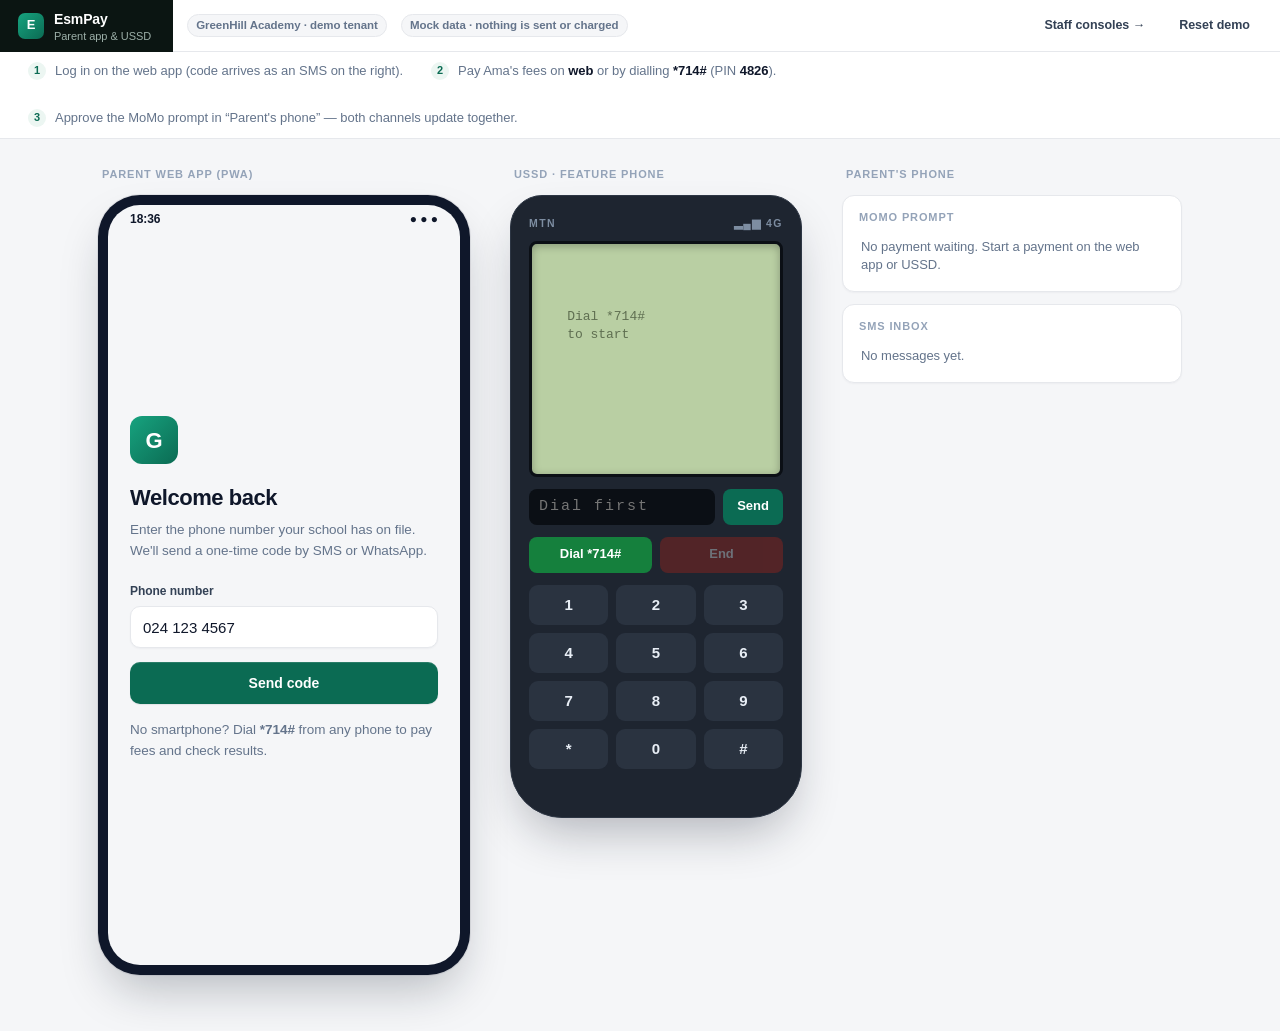
<file: prototype/index.html>
<!doctype html>
<html lang="en">
<head>
<meta charset="utf-8">
<meta name="viewport" content="width=device-width, initial-scale=1">
<title>EsmPay — Interactive Prototype</title>
<link rel="stylesheet" href="assets/ui.css">
<style>
/* Tokens, reset, top bar, chips, buttons, forms come from assets/ui.css (docs/17-design-system.md).
   Everything below is scoped to the demo stage or to a device frame. */
.top .brand{width:auto;padding:0 22px 0 18px}
.top{padding-right:20px}
.tips{background:var(--surface);border-bottom:1px solid var(--line);padding:10px 28px;font-size:13px;color:var(--muted);display:flex;gap:28px;flex-wrap:wrap}
.tips>span{display:flex;align-items:center;gap:9px}
.tips i{font-style:normal;width:18px;height:18px;border-radius:50%;background:var(--brand-50);color:var(--brand);display:grid;place-items:center;font-size:11px;font-weight:700;flex-shrink:0}
.tips b{color:var(--ink);font-weight:600}
.stage{display:flex;gap:40px;justify-content:center;align-items:flex-start;padding:28px 28px 56px;flex-wrap:wrap;max-width:none;flex:none}
.col>h2{font-size:11px;font-weight:650;text-transform:uppercase;letter-spacing:.08em;color:var(--faint);margin:0 0 12px 4px}

/* ---------- parent web app (phone frame) ---------- */
.phone{width:372px;height:780px;background:#0f172a;border-radius:42px;padding:10px;box-shadow:0 24px 48px -12px rgba(16,24,40,.28),0 0 0 1px rgba(16,24,40,.08)}
.screen{width:100%;height:100%;background:var(--bg);border-radius:32px;overflow:hidden;display:flex;flex-direction:column;position:relative}
.statusbar{height:30px;display:flex;justify-content:space-between;align-items:center;padding:0 22px;font-size:12px;font-weight:600;color:var(--ink)}
.appbar{padding:6px 16px 12px;display:flex;align-items:center;gap:10px}
.screen .logo{width:30px;height:30px;border-radius:8px;background:linear-gradient(135deg,#17a37f,#0b6b53);color:#fff;display:grid;place-items:center;font-weight:800;font-size:14px;flex-shrink:0}
.appbar .sch{flex:1;line-height:1.2}
.appbar .sch b{display:block;font-size:14px;font-weight:650;letter-spacing:-.01em}
.appbar .sch span{font-size:11.5px;color:var(--muted)}
.screen .avatar{width:30px;height:30px;margin:0;border-radius:50%;background:var(--ink);color:#fff;font-weight:650;font-size:11px}
.content{flex:1;overflow-y:auto;padding:2px 16px 16px;scrollbar-width:none}
.content::-webkit-scrollbar{display:none}
.nav{display:flex;border-top:1px solid var(--line);background:var(--surface);padding:6px 8px 14px}
.nav button{flex:1;display:flex;flex-direction:column;align-items:center;gap:3px;font-size:11px;font-weight:550;color:var(--faint);padding:6px 0;position:relative}
.nav button svg{width:21px;height:21px;stroke-width:1.75}
.nav button:hover{color:var(--muted)}
.nav button.on{color:var(--brand);font-weight:650}
.nav button.on::before{content:"";position:absolute;top:-7px;left:30%;right:30%;height:2px;border-radius:0 0 2px 2px;background:var(--brand)}
.kids{display:flex;gap:8px;margin:2px 0 14px}
.kid{padding:6px 14px;border-radius:99px;background:var(--surface);border:1px solid var(--line);font-size:13px;font-weight:600;color:var(--muted)}
.kid:hover{border-color:#d3d8df;color:var(--ink)}
.kid.on{background:var(--brand-50);color:var(--brand);border-color:var(--brand)}

.screen .card{padding:14px 16px;margin-bottom:12px}
.screen .card h3{font-size:13px;margin-bottom:10px}
.hello{font-size:20px;font-weight:650;letter-spacing:-.02em;line-height:1.2;margin:4px 2px 14px}
.hello small{display:block;font-size:13px;font-weight:450;color:var(--muted);margin-top:3px;letter-spacing:0}

/* fee summary */
.fee .row{display:flex;justify-content:space-between;align-items:flex-start;gap:8px}
.fee .nm{font-size:14px;font-weight:650;letter-spacing:-.01em}
.fee .meta{font-size:12px;color:var(--muted);margin-top:2px}
.fee .amt{font-size:30px;font-weight:650;letter-spacing:-.03em;line-height:1.1;margin:16px 0 3px}
.fee .lbl{font-size:12px;color:var(--muted)}
.fee .btn{margin-top:14px}
.bar{height:6px;background:var(--line-2);border-radius:99px;overflow:hidden;margin:14px 0 6px}
.bar>i{display:block;height:100%;background:var(--brand);border-radius:99px}
.bar.dark{margin:12px 0 4px}

.screen .btn{width:100%;height:42px;border-radius:10px;font-size:14px}
.grid2{display:grid;grid-template-columns:1fr 1fr;gap:10px;margin-bottom:12px}
.tile{background:var(--surface);border:1px solid var(--line);border-radius:12px;padding:12px 14px;text-align:left;box-shadow:var(--shadow)}
.tile:hover{border-color:#d3d8df}
.tile b{display:block;font-size:13px;font-weight:650;margin-top:10px}
.tile span{font-size:12px;color:var(--muted)}
.tile .ic{width:30px;height:30px;border-radius:8px;background:var(--brand-50);color:var(--brand);display:grid;place-items:center}
.tile .ic svg{width:16px;height:16px}

/* progress insight (AI, teacher-approved) */
.pi{border-left:3px solid var(--faint)}
.pi.warn{border-left-color:#e0a100}.pi.ok{border-left-color:#22a45d}
.pi .hd{display:flex;align-items:center;justify-content:space-between;gap:8px;margin-bottom:8px}
.pi .hd .eyebrow{margin:0}
.pi p{font-size:13.5px;line-height:1.55;color:var(--ink-2)}
.pi .why{margin-top:12px;font-size:12px;color:var(--muted);display:flex;justify-content:space-between;align-items:center;gap:8px}
.pi .why button.chip{cursor:pointer}
.pi .why button.chip:hover{border-color:#cfd4dc;color:var(--ink-2)}
.pi .ev{margin-top:10px;padding:8px 10px;background:var(--surface-2);border:1px solid var(--line-2);border-radius:8px;font-size:12px;color:var(--muted);line-height:1.5}

.kv.tot{font-weight:650}
.kv.tot>span:first-child{color:var(--ink)}
.hist{display:flex;align-items:center;gap:12px;padding:10px 0;border-bottom:1px solid var(--line-2)}
.hist:last-child{border:0}
.hist .l{flex:1;font-size:13px}.hist .l small{display:block;color:var(--muted);font-size:12px;margin-top:1px}
.hist .r{font-weight:650;font-size:13.5px}
.subj{padding:11px 0;border-bottom:1px solid var(--line-2)}
.subj:last-child{border:0;padding-bottom:2px}
.subj .t{display:flex;justify-content:space-between;font-size:13px;font-weight:600;margin-bottom:8px;align-items:center;gap:8px}
.track{position:relative;height:6px;background:var(--line-2);border-radius:99px}
.track i{position:absolute;left:0;top:0;bottom:0;border-radius:99px;background:var(--brand)}
.track u{position:absolute;top:-3px;bottom:-3px;width:2px;background:var(--ink);border-radius:2px}
.subj small{font-size:11.5px;color:var(--muted);display:block;margin-top:6px}
.stat3{display:grid;grid-template-columns:repeat(3,1fr);gap:10px;margin-bottom:12px}
.stat3 div{background:var(--surface);border:1px solid var(--line);border-radius:12px;padding:11px 8px 10px;text-align:center;box-shadow:var(--shadow)}
.stat3 b{display:block;font-size:20px;font-weight:650;letter-spacing:-.02em;line-height:1.2}
.stat3 span{font-size:12px;color:var(--muted)}
.cal{display:grid;grid-template-columns:repeat(5,1fr);gap:6px}
.cal .h{font-size:10.5px;font-weight:650;text-transform:uppercase;letter-spacing:.06em;color:var(--faint);text-align:center;margin-bottom:2px}
.cal .d{aspect-ratio:1;border-radius:8px;display:grid;place-items:center;font-size:12px;font-weight:600;background:var(--ok-bg);color:var(--ok);border:1px solid var(--ok-line)}
.cal .d.a{background:var(--bad-bg);color:var(--bad);border-color:var(--bad-line)}
.cal .d.l{background:var(--warn-bg);color:var(--warn);border-color:var(--warn-line)}
.cal .d.f{background:var(--surface-2);color:var(--faint);border-color:var(--line-2)}
.screen .legend{flex-direction:row;flex-wrap:wrap;gap:6px 14px;font-size:11.5px;color:var(--muted);margin-top:12px}
.screen .legend i{margin-right:6px}
.legend i.ok{background:#22a45d}.legend i.bad{background:#d92d20}.legend i.warn{background:#e0a100}.legend i.off{background:#cfd5dc}

/* forms */
.screen .field input,.screen .field select{width:100%;height:42px;padding:0 12px;border:1px solid var(--line);border-radius:10px;background:var(--surface);font-size:15px;outline:none;box-shadow:var(--shadow)}
.screen .field input:focus,.screen .field select:focus{border-color:var(--brand);box-shadow:0 0 0 3px var(--brand-50)}
.screen .seg{display:flex;width:100%;margin-bottom:14px}
.screen .seg button{flex:1;padding:8px 6px;font-size:13px}
.center{text-align:center}
.big-ic{width:64px;height:64px;border-radius:50%;margin:14px auto 14px;display:grid;place-items:center}
.big-ic.ok{background:var(--ok-bg);color:var(--ok);border:1px solid var(--ok-line)}
.big-ic.bad{background:var(--bad-bg);color:var(--bad);border:1px solid var(--bad-line)}
.big-ic svg{width:30px;height:30px}
.spin{width:44px;height:44px;border-radius:50%;border:4px solid var(--brand-50);border-top-color:var(--brand);margin:22px auto 16px;animation:sp 1s linear infinite}
@keyframes sp{to{transform:rotate(360deg)}}
@media (prefers-reduced-motion:reduce){.spin{animation-duration:3s}}
.toggle{display:flex;justify-content:space-between;align-items:center;padding:12px 0;border-bottom:1px solid var(--line-2);font-size:14px;cursor:pointer}
.toggle:last-child{border:0}
.menu-row{display:flex;align-items:center;gap:12px;padding:13px 2px;border-bottom:1px solid var(--line-2);font-size:14px;font-weight:550;width:100%;text-align:left}
.menu-row span{flex:1}.menu-row small{color:var(--faint);font-weight:500;font-size:13px}
.menu-row:hover{color:var(--brand)}
.back{font-size:13px;color:var(--brand);font-weight:600;margin:2px 0 10px;display:inline-block}
.login{padding:28px 22px;display:flex;flex-direction:column;flex:1;justify-content:center}
.screen .login .logo{width:48px;height:48px;border-radius:12px;font-size:22px;margin-bottom:18px}
.login h2{font-size:22px;font-weight:650;letter-spacing:-.02em;margin-bottom:6px}
.login p{color:var(--muted);font-size:13.5px;margin-bottom:22px;line-height:1.5}
.screen .toast{position:absolute;left:16px;right:16px;bottom:84px;max-width:none;transform:translateY(10px);padding:11px 14px;border-radius:10px;font-size:13px}
.screen .toast.show{transform:none}

/* ---------- feature phone (USSD) ---------- */
.feature{width:292px;background:#1e2530;border:1px solid #2d3644;border-radius:32px 32px 52px 52px;padding:20px 18px 24px;box-shadow:0 24px 48px -12px rgba(16,24,40,.3)}
.brand-row{display:flex;justify-content:space-between;color:#7d8da1;font-size:10.5px;font-weight:600;letter-spacing:.14em;margin-bottom:10px}
.lcd{background:#b9cfa3;border-radius:8px;border:3px solid #0b0f15;padding:12px;height:236px;font-family:var(--mono);font-size:13px;line-height:1.35;color:#16210f;white-space:pre-wrap;overflow:hidden;box-shadow:inset 0 2px 8px rgba(0,0,0,.28);position:relative}
.lcd .cnt{position:absolute;right:8px;bottom:5px;font-size:10px;opacity:.6}
.lcd .idle{opacity:.55}
.ussd-in{display:flex;gap:8px;margin:12px 0}
.ussd-in input{flex:1;min-width:0;height:36px;padding:0 10px;border-radius:8px;border:0;background:#0b0f15;color:#cde8b6;font-family:var(--mono);font-size:15px;outline:none;letter-spacing:2px}
.ussd-in input:focus-visible{outline:2px solid #2bc79b;outline-offset:0}
.ussd-in button{background:var(--brand);color:#fff;border-radius:8px;padding:0 14px;font-weight:600;font-size:13px}
.ussd-in button:hover{background:#0d7a5f}
.dial{display:flex;gap:8px;margin-bottom:12px}
.dial button{flex:1;height:36px;border-radius:8px;font-weight:600;font-size:13px;color:#fff}
.dial .call{background:#15803d}.dial .call:hover{background:#16903f}
.dial .end{background:#b42318}.dial .end:hover{background:#c52a1d}
.dial button[disabled]{opacity:.35;cursor:not-allowed}
.keys{display:grid;grid-template-columns:repeat(3,1fr);gap:8px}
.keys button{background:#2a3340;color:#e8eef5;border-radius:9px;height:40px;font-size:15px;font-weight:550}
.keys button:hover{background:#364152}
.sess{font-size:11px;color:#7d8da1;text-align:center;margin-top:10px;min-height:14px}

/* ---------- parent's phone: MoMo prompt + SMS ---------- */
.notif{width:340px}
.panel{background:var(--surface);border:1px solid var(--line);border-radius:12px;padding:14px 16px;margin-bottom:12px;box-shadow:var(--shadow)}
.panel h4{font-size:11px;font-weight:650;text-transform:uppercase;letter-spacing:.08em;color:var(--faint);margin-bottom:10px;display:flex;justify-content:space-between}
.panel.momo{background:var(--warn-bg);border-color:var(--warn-line);border-left:3px solid #e0a100}
.momo .t{font-weight:650;font-size:13.5px;margin-bottom:6px;color:#5c3b05}
.momo p{font-size:13px;line-height:1.5;margin-bottom:12px;color:#5c3b05}
.momo p small{color:#8a6a2a}
.momo .acts{display:grid;grid-template-columns:1fr 1fr;gap:8px}
.momo .acts button{height:34px;border-radius:8px;font-weight:600;font-size:13px}
.momo .ok{background:var(--brand);color:#fff}.momo .ok:hover{background:var(--brand-700)}
.momo .no{background:var(--surface);border:1px solid var(--line);color:var(--ink-2)}
.momo .low{grid-column:1/3;background:var(--bad-bg);color:var(--bad)}
.sms{background:var(--surface-2);border:1px solid var(--line-2);border-radius:10px 10px 10px 3px;padding:9px 11px;margin-bottom:8px;font-size:13px;line-height:1.45;color:var(--ink-2)}
.sms small{display:block;color:var(--faint);font-size:11px;font-weight:550;margin-bottom:3px}
.empty{font-size:13px;color:var(--muted);padding:2px}
@media (max-width:1180px){.stage{padding:16px}}
</style>
</head>
<body>
<header class="top">
  <div class="brand"><div class="lg">E</div><div><b>EsmPay</b><span>Parent app &amp; USSD</span></div></div>
  <span class="chip neutral">GreenHill Academy &middot; demo tenant</span>
  <span class="chip neutral">Mock data &middot; nothing is sent or charged</span>
  <div class="sp"></div>
  <a class="lk" href="staff.html">Staff consoles &rarr;</a>
  <button class="lk" id="reset">Reset demo</button>
</header>
<div class="tips">
  <span><i>1</i><span>Log in on the web app (code arrives as an SMS on the right).</span></span>
  <span><i>2</i><span>Pay Ama's fees on <b>web</b> or by dialling <b>*714#</b> (PIN <b>4826</b>).</span></span>
  <span><i>3</i><span>Approve the MoMo prompt in &ldquo;Parent's phone&rdquo; &mdash; both channels update together.</span></span>
</div>

<main class="stage">
  <section class="col">
    <h2>Parent web app (PWA)</h2>
    <div class="phone"><div class="screen" id="app"></div></div>
  </section>

  <section class="col">
    <h2>USSD · feature phone</h2>
    <div class="feature">
      <div class="brand-row"><span>MTN</span><span>▂▄▆ 4G</span></div>
      <div class="lcd" id="lcd"></div>
      <div class="ussd-in">
        <input id="uin" autocomplete="off" inputmode="numeric" placeholder="Enter reply">
        <button id="usend">Send</button>
      </div>
      <div class="dial">
        <button class="call" id="udial">Dial *714#</button>
        <button class="end" id="uhang">End</button>
      </div>
      <div class="keys" id="keys"></div>
      <div class="sess" id="usess"></div>
    </div>
  </section>

  <section class="col notif">
    <h2>Parent's phone</h2>
    <div class="panel" id="momo-panel"></div>
    <div class="panel"><h4><span>SMS inbox</span><span id="smscount"></span></h4><div id="sms"></div></div>
  </section>
</main>

<script>
/* ============================================================
   Mock data & shared state (web + USSD share one backend)
   ============================================================ */
const KID_DEFAULTS = () => ([
  { id:'ama', name:'Ama Mensah', first:'Ama', cls:'JHS 2', code:'GHA-0231', due:'15 Nov 2026',
    items:[{n:'Tuition',a:90000},{n:'PTA levy',a:10000},{n:'ICT',a:8000},{n:'Feeding',a:22000}], paid:60000,
    results:{term:'Term 1 · 2026/27', published:'16 Oct 2026', position:'7 of 42',
      remark:'Ama is a diligent and cheerful student. Needs extra practice in Mathematics.', teacher:'Mr. Boateng (Class teacher)',
      subjects:[
        {n:'Mathematics',s:58,prev:74,avg:61,trend:[74,66,58]},
        {n:'English',s:81,prev:78,avg:66},{n:'Integrated Science',s:72,prev:70,avg:63},
        {n:'Social Studies',s:76,prev:72,avg:64},{n:'ICT',s:88,prev:85,avg:70},{n:'RME',s:79,prev:80,avg:72}]},
    att:{present:52,total:55,lastAbsent:'14 Oct', absent:[6,10],late:[9]},
    insight:{type:'decline', text:'Ama\u2019s Maths scores have dipped in her last 3 tests (74 \u2192 66 \u2192 58). Short daily practice on fractions and ratios may help.', evidence:'Maths class tests: 74, 66, 58 \u00b7 class average 61', by:'Mr. Boateng'}},
  { id:'kofi', name:'Kofi Mensah', first:'Kofi', cls:'Primary 5', code:'GHA-0412', due:'15 Nov 2026',
    items:[{n:'Tuition',a:70000},{n:'PTA levy',a:10000},{n:'Feeding',a:22000}], paid:102000,
    results:{term:'Term 1 · 2026/27', published:'16 Oct 2026', position:'3 of 38',
      remark:'Kofi is curious and creative. Keep it up!', teacher:'Mrs. Owusu (Class teacher)',
      subjects:[
        {n:'Mathematics',s:84,prev:80,avg:68},{n:'English',s:77,prev:75,avg:65},{n:'Science',s:80,prev:79,avg:66},
        {n:'Social Studies',s:72,prev:70,avg:63},{n:'Creative Arts',s:90,prev:86,avg:74}]},
    att:{present:55,total:55,lastAbsent:'none',absent:[],late:[]},
    insight:{type:'praise', text:'Kofi is doing very well in Creative Arts (90) and has improved in every subject since last term. Great progress!', evidence:'Creative Arts 90 vs class avg 74 \u00b7 all 5 subjects up vs Term 3', by:'Mrs. Owusu'}}
]);
const fresh = () => ({
  guardian:{name:'Esi Mensah', msisdn:'+233 24 123 4567', pin:'4826', fails:0, locked:false, ch:{sms:true,whatsapp:true,email:false}, lang:'English'},
  children:KID_DEFAULTS(),
  payments:[
    {id:'p1',cid:'ama',amount:40000,channel:'USSD',at:'03 Sep',receipt:'GHA-R-000081'},
    {id:'p2',cid:'ama',amount:20000,channel:'Cash',at:'24 Sep',receipt:'GHA-R-000102'},
    {id:'p3',cid:'kofi',amount:102000,channel:'Web',at:'01 Sep',receipt:'GHA-R-000044'}],
  notices:[
    {t:'Mid-term break',b:'School closes Thursday 29 Oct and resumes Monday 2 Nov.',d:'19 Oct',tag:'Announcement'},
    {t:'Term 1 results published',b:'Results and report cards are now available for all classes.',d:'16 Oct',tag:'Academic'},
    {t:'PTA meeting',b:'Saturday 7 Nov, 10:00 in the school hall. All parents welcome.',d:'12 Oct',tag:'Event'}],
  sms:[], pending:null, receiptNo:124, otp:null
});
let S = fresh();
const W = { route:'login', cid:'ama', pay:null, otpSent:false, toast:'' };
const U = { active:false, st:'idle', hist:[], ctx:{}, out:'', end:false, note:'', last:0 };

/* helpers */
const $ = s => document.querySelector(s);
const kid = id => S.children.find(k=>k.id===id);
const total = k => k.items.reduce((a,i)=>a+i.a,0);
const bal = k => total(k)-k.paid;
const n2 = p => (p/100).toLocaleString('en-GH',{minimumFractionDigits:2,maximumFractionDigits:2});
const ghs = p => 'GHS '+n2(p);
const clock = () => new Date().toLocaleTimeString('en-GB',{hour:'2-digit',minute:'2-digit'});
const sms = text => { S.sms.unshift({text,at:clock()}); renderSMS(); };
const avg = k => k.results.subjects.reduce((a,s)=>a+s.s,0)/k.results.subjects.length;
const grade = s => s>=80?'A':s>=70?'B':s>=60?'C':s>=50?'D':'E';
const gradeCls = s => s>=70?'ok':s>=60?'warn':'bad';
const esc = t => String(t).replace(/[&<>"]/g,c=>({'&':'&amp;','<':'&lt;','>':'&gt;','"':'&quot;'}[c]));
const icon = {
  home:'<svg viewBox="0 0 24 24" fill="none" stroke="currentColor" stroke-width="2" stroke-linecap="round" stroke-linejoin="round"><path d="M3 11l9-8 9 8"/><path d="M5 10v10h14V10"/></svg>',
  wallet:'<svg viewBox="0 0 24 24" fill="none" stroke="currentColor" stroke-width="2" stroke-linecap="round" stroke-linejoin="round"><rect x="3" y="6" width="18" height="14" rx="3"/><path d="M3 10h18M16 15h2"/></svg>',
  chart:'<svg viewBox="0 0 24 24" fill="none" stroke="currentColor" stroke-width="2" stroke-linecap="round" stroke-linejoin="round"><path d="M4 20V10M10 20V4M16 20v-7M22 20H2"/></svg>',
  menu:'<svg viewBox="0 0 24 24" fill="none" stroke="currentColor" stroke-width="2" stroke-linecap="round"><path d="M4 7h16M4 12h16M4 17h16"/></svg>',
  cal:'<svg viewBox="0 0 24 24" fill="none" stroke="currentColor" stroke-width="2" stroke-linecap="round" stroke-linejoin="round"><rect x="3" y="5" width="18" height="16" rx="3"/><path d="M8 3v4M16 3v4M3 10h18"/></svg>',
  bell:'<svg viewBox="0 0 24 24" fill="none" stroke="currentColor" stroke-width="2" stroke-linecap="round" stroke-linejoin="round"><path d="M6 8a6 6 0 0112 0c0 7 3 8 3 8H3s3-1 3-8M10 20a2 2 0 004 0"/></svg>',
  check:'<svg viewBox="0 0 24 24" fill="none" stroke="currentColor" stroke-width="3" stroke-linecap="round" stroke-linejoin="round"><path d="M5 12l5 5 9-10"/></svg>',
  x:'<svg viewBox="0 0 24 24" fill="none" stroke="currentColor" stroke-width="3" stroke-linecap="round"><path d="M6 6l12 12M18 6L6 18"/></svg>',
  spark:'<svg width="14" height="14" viewBox="0 0 24 24" fill="currentColor"><path d="M12 2l2.4 6.6L21 11l-6.6 2.4L12 20l-2.4-6.6L3 11l6.6-2.4z"/></svg>'
};

/* ============================================================
   Payments: MoMo prompt resolution (shared by web + USSD)
   ============================================================ */
function createIntent(cid, amount, msisdn, channel){
  S.pending = { id:'pi_'+Date.now(), cid, amount, msisdn, channel };
  renderMomo();
  return S.pending.id;
}
function cancelPending(why){
  const p = S.pending; if(!p) return;
  S.pending = null;
  if(W.pay && W.pay.intentId===p.id){ W.pay.step='failed'; W.pay.reason=why; }
  renderMomo(); renderApp();
}
function momoResolve(outcome){
  const p = S.pending; if(!p) return;
  S.pending = null;
  const k = kid(p.cid);
  const onWeb = W.pay && W.pay.intentId===p.id;
  if(outcome==='ok'){
    k.paid += p.amount;
    const rc = 'GHA-R-'+String(S.receiptNo++).padStart(6,'0');
    S.payments.unshift({id:p.id,cid:p.cid,amount:p.amount,channel:p.channel==='ussd'?'USSD':'Web',at:'20 Oct',receipt:rc});
    try{ /* share with staff.html (bursar dashboard) */
      const L=JSON.parse(localStorage.getItem('esmpay.payments')||'[]');
      L.push({cid:p.cid,amount:p.amount,channel:p.channel==='ussd'?'USSD':'Web',receipt:rc,ts:Date.now()});
      localStorage.setItem('esmpay.payments',JSON.stringify(L));
    }catch(e){}
    sms(`GreenHill: Receipt ${rc}. GHS ${n2(p.amount)} received for ${k.first}. Balance GHS ${n2(bal(k))}. Thank you.`);
    if(onWeb){ W.pay.step='done'; W.pay.receipt=rc; }
  } else {
    const why = outcome==='low' ? 'insufficient MoMo balance' : 'you declined the request';
    sms(`GreenHill: Payment of GHS ${n2(p.amount)} for ${k.first} was not completed (${why}). Dial *714# or open the app to try again.`);
    if(onWeb){ W.pay.step='failed'; W.pay.reason = why; }
  }
  renderMomo(); renderApp();
}
function renderMomo(){
  const p = S.pending, el = $('#momo-panel');
  if(!p){ el.className='panel'; el.innerHTML='<h4><span>MoMo prompt</span></h4><div class="empty">No payment waiting. Start a payment on the web app or USSD.</div>'; return; }
  const k = kid(p.cid);
  el.className='panel momo';
  el.innerHTML = `<div class="t">MTN MoMo · Payment request</div>
    <p>Pay <b>${ghs(p.amount)}</b> to <b>GreenHill Academy</b> for ${esc(k.first)} (${k.code})?<br><small>From ${esc(p.msisdn)} · via ${p.channel==='ussd'?'USSD':'Web'}</small></p>
    <div class="acts"><button class="ok" data-momo="ok">Approve</button><button class="no" data-momo="no">Decline</button>
    <button class="low" data-momo="low">Simulate: insufficient funds</button></div>`;
}
function renderSMS(){
  $('#smscount').textContent = S.sms.length ? S.sms.length+' message'+(S.sms.length>1?'s':'') : '';
  $('#sms').innerHTML = S.sms.length ? S.sms.map(m=>`<div class="sms"><small>EsmPay · ${m.at}</small>${esc(m.text)}</div>`).join('') : '<div class="empty">No messages yet.</div>';
}

/* ============================================================
   Parent web app
   ============================================================ */
const go = r => { W.route=r; if(r!=='pay') W.pay=null; renderApp(); const c=$('.content'); if(c) c.scrollTop=0; };
function toast(t){ W.toast=t; const el=$('.toast'); if(el){el.textContent=t;el.classList.add('show');setTimeout(()=>el.classList.remove('show'),2200);} }

function renderApp(){
  const app = $('#app');
  const time = clock();
  if(W.route==='login'||W.route==='otp'){ app.innerHTML = `<div class="statusbar"><span>${time}</span><span>● ● ●</span></div>${loginView()}`; bindLogin(); return; }
  const k = kid(W.cid);
  let body='';
  switch(W.route){
    case 'home': body=homeView(k); break;
    case 'fees': body=feesView(k); break;
    case 'pay': body=payView(k); break;
    case 'results': body=resultsView(k); break;
    case 'attendance': body=attView(k); break;
    case 'notices': body=noticesView(); break;
    case 'more': body=moreView(); break;
    case 'settings': body=settingsView(); break;
  }
  const navOn = r => ({home:'home',fees:'fees',pay:'fees',results:'results',more:'more',attendance:'more',notices:'more',settings:'more'}[W.route]===r?'on':'');
  app.innerHTML = `<div class="statusbar"><span>${time}</span><span>● ● ●</span></div>
    <div class="appbar"><div class="logo">G</div><div class="sch"><b>GreenHill Academy</b><span>Parent portal</span></div><div class="avatar">EM</div></div>
    <div class="content">
      ${['home','fees','results','attendance'].includes(W.route)?`<div class="kids">${S.children.map(c=>`<button class="kid ${c.id===W.cid?'on':''}" data-kid="${c.id}">${c.first}</button>`).join('')}</div>`:''}
      ${body}
    </div>
    <div class="toast"></div>
    <nav class="nav">
      <button class="${navOn('home')}" data-go="home">${icon.home}Home</button>
      <button class="${navOn('fees')}" data-go="fees">${icon.wallet}Fees</button>
      <button class="${navOn('results')}" data-go="results">${icon.chart}Results</button>
      <button class="${navOn('more')}" data-go="more">${icon.menu}More</button>
    </nav>`;
  bindPay();
}

function loginView(){
  if(W.route==='login') return `<div class="login"><div class="logo">G</div><h2>Welcome back</h2>
    <p>Enter the phone number your school has on file. We'll send a one-time code by SMS or WhatsApp.</p>
    <div class="field"><label>Phone number</label><input id="lg-phone" value="024 123 4567" inputmode="tel"></div>
    <button class="btn" id="lg-send">Send code</button>
    <p class="note" style="margin-top:16px">No smartphone? Dial <b>*714#</b> from any phone to pay fees and check results.</p></div>`;
  return `<div class="login"><div class="logo">G</div><h2>Enter your code</h2>
    <p>We sent a 6-digit code to 024 123 4567. <span style="color:var(--brand);font-weight:600">(Demo: see the SMS inbox on the right →)</span></p>
    <div class="field"><label>6-digit code</label><input id="lg-code" inputmode="numeric" maxlength="6" placeholder="••••••" style="letter-spacing:6px;font-size:20px"></div>
    <p id="lg-err" class="note" style="color:var(--danger);min-height:18px;margin-bottom:8px"></p>
    <button class="btn" id="lg-verify">Verify &amp; continue</button>
    <button class="back" id="lg-back" style="margin-top:14px">← Use a different number</button></div>`;
}
function bindLogin(){
  const s=$('#lg-send'); if(s) s.onclick=()=>{ S.otp=String(Math.floor(100000+Math.random()*900000)); sms(`Your EsmPay code is ${S.otp}. Valid for 5 minutes. Never share it.`); W.route='otp'; renderApp(); };
  const v=$('#lg-verify'); if(v) v.onclick=()=>{ if($('#lg-code').value.trim()===S.otp){ go('home'); } else $('#lg-err').textContent='That code is not right. Check the SMS and try again.'; };
  const b=$('#lg-back'); if(b) b.onclick=()=>go('login');
}

function feeStatus(k){ const b=bal(k); return b<=0?['Paid in full','ok']:k.paid>0?['Part paid','warn']:['Unpaid','bad']; }
function homeView(k){
  const b=bal(k), pct=Math.round(k.paid/total(k)*100), [st,stc]=feeStatus(k), ins=k.insight, decl=ins.type==='decline';
  return `<div class="hello">Good morning, Esi<small>Here's how ${k.first} is doing</small></div>
  <div class="card fee"><div class="row"><div><div class="nm">${k.name}</div><div class="meta">${k.cls} · ${k.code}</div></div><span class="chip ${stc}">${st}</span></div>
    <div class="amt">${b>0?ghs(b):'All clear'}</div><div class="lbl">${b>0?'Balance due by '+k.due:'No fees outstanding this term'}</div>
    <div class="bar"><i style="width:${pct}%"></i></div><div class="lbl">${ghs(k.paid)} of ${ghs(total(k))} paid</div>
    ${b>0?`<button class="btn" data-go="pay">Pay fees now</button>`:''}</div>
  <div class="grid2">
    <button class="tile" data-go="results"><div class="ic">${icon.chart}</div><b>Results</b><span>${k.results.term} · ${grade(avg(k))} avg</span></button>
    <button class="tile" data-go="attendance"><div class="ic">${icon.cal}</div><b>Attendance</b><span>${k.att.present}/${k.att.total} days present</span></button>
  </div>
  <div class="card pi ${decl?'warn':'ok'}"><div class="hd"><span class="eyebrow">Progress insight</span><span class="chip ${decl?'warn':'ok'}">${decl?'Needs attention':'Good news'}</span></div>
    <p>${esc(ins.text)}</p>
    <div class="why"><span>Reviewed by ${ins.by}</span><button class="chip neutral" data-why="1">Why am I seeing this?</button></div>
    <div id="why-box" class="ev" style="display:none"><b>Evidence:</b> ${esc(ins.evidence)}.<br>AI-assisted summaries are checked by your child's teacher before they reach you.</div></div>
  <div class="card"><h3>Latest from school</h3><div class="hist" style="padding-top:0"><div class="l"><b>${S.notices[0].t}</b><small>${S.notices[0].b}</small></div></div>
    <button class="back" style="margin:8px 0 0" data-go="notices">See all notices →</button></div>`;
}
function feesView(k){
  const b=bal(k), pct=Math.round(k.paid/total(k)*100), pays=S.payments.filter(p=>p.cid===k.id);
  return `<div class="hello">Fees<small>${k.name} · Term 1, 2026/27</small></div>
  <div class="card"><h3>Invoice GHA-2026-${k.id==='ama'?'000231':'000412'}</h3>
    ${k.items.map(i=>`<div class="kv"><span>${i.n}</span><span>${ghs(i.a)}</span></div>`).join('')}
    <div class="kv tot"><span>Total</span><span>${ghs(total(k))}</span></div>
    <div class="kv"><span>Paid</span><span style="color:var(--ok)">− ${ghs(k.paid)}</span></div>
    <div class="kv tot"><span>Balance</span><span style="color:${b>0?'var(--danger)':'var(--ok)'}">${ghs(b)}</span></div>
    <div class="bar dark"><i style="width:${pct}%"></i></div>
    <p class="note" style="margin:6px 0 14px">${b>0?'Due by '+k.due:'Fully paid — thank you!'}</p>
    ${b>0?`<button class="btn" data-go="pay">Pay ${ghs(b)} or part</button>`:`<button class="btn ghost" disabled>Nothing to pay</button>`}</div>
  <div class="card"><h3>Payment history</h3>${pays.length?pays.map(p=>`<div class="hist"><div class="l"><b>${p.receipt}</b><small>${p.at} · <span class="chip ${p.channel==='USSD'?'blue':p.channel==='Cash'?'neutral':'ok'}">${p.channel}</span></small></div><div class="r">${ghs(p.amount)}</div></div>`).join(''):'<div class="empty">No payments yet.</div>'}
    <button class="back" style="margin:10px 0 0" data-dl="1">Download statement (PDF)</button></div>`;
}
function payView(k){
  const P = W.pay || (W.pay={step:'form',mode:'full',amount:bal(k),msisdn:'024 123 4567',net:'MTN'});
  if(P.step==='waiting') return `<div class="card center"><div class="spin"></div><h3 style="font-size:17px">Approve on your phone</h3>
    <p class="note">We've sent a MoMo prompt for <b>${ghs(P.amount)}</b> to ${esc(P.msisdn)}.<br>Enter your MoMo PIN to complete the payment.</p>
    <p class="note" style="margin-top:12px;color:var(--brand);font-weight:600">Demo: use the “Parent's phone” panel →</p>
    <button class="btn ghost" style="margin-top:16px" data-cancelpay="1">Cancel</button></div>`;
  if(P.step==='done') return `<div class="card center"><div class="big-ic ok">${icon.check}</div><h3 style="font-size:19px">Payment received</h3>
    <p class="note">Thank you, Esi. A receipt has been sent by SMS.</p>
    <div style="text-align:left;margin:16px 0"><div class="kv"><span>Amount</span><b>${ghs(P.amount)}</b></div><div class="kv"><span>Receipt</span><b>${P.receipt}</b></div>
    <div class="kv"><span>Student</span><b>${k.first} (${k.code})</b></div><div class="kv"><span>New balance</span><b>${ghs(bal(k))}</b></div></div>
    <button class="btn" data-go="fees">Back to fees</button></div>`;
  if(P.step==='failed') return `<div class="card center"><div class="big-ic bad">${icon.x}</div><h3 style="font-size:19px">Payment not completed</h3>
    <p class="note">Reason: ${P.reason}. You have not been charged.</p>
    <button class="btn" style="margin-top:16px" data-retry="1">Try again</button><button class="back" style="margin-top:12px" data-go="fees">Back to fees</button></div>`;
  const b=bal(k);
  return `<button class="back" data-go="fees">← Back</button>
  <div class="hello" style="font-size:20px">Pay fees<small>${k.name} · Balance ${ghs(b)}</small></div>
  <div class="card"><div class="seg"><button class="${P.mode==='full'?'on':''}" data-mode="full">Full balance</button><button class="${P.mode==='part'?'on':''}" data-mode="part">Part payment</button></div>
    <div class="field" id="amt-wrap" style="${P.mode==='part'?'':'display:none'}"><label>Amount (GHS)</label><input id="p-amt" inputmode="decimal" value="${(P.amount/100).toFixed(2)}"></div>
    <div class="field"><label>Mobile money network</label><select id="p-net">${['MTN','Telecel','AT'].map(n=>`<option ${P.net===n?'selected':''}>${n}</option>`).join('')}</select></div>
    <div class="field"><label>MoMo number</label><input id="p-num" inputmode="tel" value="${esc(P.msisdn)}"></div>
    <div class="kv"><span>Transaction fee</span><span>GHS 0.00 <small style="color:var(--muted)">(covered by school)</small></span></div>
    <p id="p-err" class="note" style="color:var(--danger);min-height:16px;margin:8px 0"></p>
    <button class="btn" id="p-go">Pay ${ghs(P.amount)}</button>
    <p class="note" style="margin-top:12px">You'll get a prompt on your phone. Your money goes directly to GreenHill Academy.</p></div>`;
}
function bindPay(){
  const k=kid(W.cid), P=W.pay;
  if(W.route!=='pay'||!P||P.step!=='form') return;
  const upd=()=>{ const g=$('#p-go'); if(g) g.textContent='Pay '+ghs(P.amount); };
  const a=$('#p-amt'); if(a) a.oninput=()=>{ P.amount=Math.round((parseFloat(a.value)||0)*100); upd(); };
  $('#p-num').oninput=e=>P.msisdn=e.target.value; $('#p-net').onchange=e=>P.net=e.target.value;
  $('#p-go').onclick=()=>{
    const b=bal(k), digits=P.msisdn.replace(/\D/g,'');
    if(P.mode==='full') P.amount=b;
    if(P.amount<100) return $('#p-err').textContent='Minimum payment is GHS 1.00.';
    if(P.amount>b) return $('#p-err').textContent=`Amount can't be more than the balance (${ghs(b)}).`;
    if(digits.length<10) return $('#p-err').textContent='Enter a valid 10-digit MoMo number.';
    P.step='waiting'; P.intentId=createIntent(k.id,P.amount,P.msisdn,'web'); renderApp();
  };
}
function resultsView(k){
  const r=k.results, a=avg(k);
  return `<div class="hello">Results<small>${k.name} · ${r.term}</small></div>
  <div class="stat3"><div><b>${a.toFixed(1)}</b><span>Average</span></div><div><b>${grade(a)}</b><span>Grade</span></div><div><b>${r.position.split(' ')[0]}</b><span>of ${r.position.split(' ')[2]}</span></div></div>
  <div class="card"><h3>Subjects <span class="note" style="font-weight:500">· dark tick = class average</span></h3>
    ${r.subjects.map(s=>{const d=s.s-s.prev;return `<div class="subj"><div class="t"><span>${s.n}</span><span><span class="chip ${gradeCls(s.s)}">${s.s} · ${grade(s.s)}</span></span></div>
      <div class="track"><i style="width:${s.s}%"></i><u style="left:${s.avg}%"></u></div>
      <small>Class avg ${s.avg} · <span style="color:${d<0?'var(--danger)':'var(--ok)'};font-weight:700">${d<0?'▼':'▲'} ${Math.abs(d)}</span> vs last term${s.trend?` · tests: ${s.trend.join(' → ')}`:''}</small></div>`}).join('')}</div>
  <div class="card"><h3>Teacher's remark</h3><p style="font-size:14px;line-height:1.5">“${esc(r.remark)}”</p><p class="note" style="margin-top:8px">— ${r.teacher} · Published ${r.published}</p></div>
  <button class="btn" data-dl="1">Download report card (PDF)</button>`;
}
function attView(k){
  const days=[]; // Sep 28 .. Oct 23 (20 school days); today = Oct 20
  for(let i=0;i<20;i++){ const idx=i; days.push(idx); }
  const dateOf=i=>{const base=new Date(2026,8,28);base.setDate(base.getDate()+Math.floor(i/5)*7+(i%5));return base;};
  const today=new Date(2026,9,20);
  const cells=days.map(i=>{const dt=dateOf(i);let c='';if(dt>today)c='f';else if(k.att.absent.includes(i))c='a';else if(k.att.late.includes(i))c='l';return `<div class="d ${c}">${dt.getDate()}</div>`;}).join('');
  return `<div class="hello">Attendance<small>${k.name} · last 4 weeks</small></div>
  <div class="stat3"><div><b>${k.att.present}</b><span>Present</span></div><div><b>${k.att.total-k.att.present}</b><span>Absent</span></div><div><b>${Math.round(k.att.present/k.att.total*100)}%</b><span>Rate</span></div></div>
  <div class="card"><div class="cal">${['Mon','Tue','Wed','Thu','Fri'].map(d=>`<div class="h">${d}</div>`).join('')}${cells}</div>
    <div class="legend"><span><i class="ok"></i>Present</span><span><i class="bad"></i>Absent</span><span><i class="warn"></i>Late</span><span><i class="off"></i>Upcoming</span></div></div>
  <p class="note">Last absence: <b>${k.att.lastAbsent}</b>. You're alerted by SMS/WhatsApp on the day.</p>`;
}
function noticesView(){
  return `<button class="back" data-go="more">← Back</button><div class="hello" style="font-size:20px">Notices</div>
  ${S.notices.map(n=>`<div class="card"><div style="display:flex;justify-content:space-between;margin-bottom:6px"><span class="chip neutral">${n.tag}</span><span class="note">${n.d}</span></div><b style="font-size:14.5px">${n.t}</b><p class="note" style="margin-top:4px;font-size:13px">${n.b}</p></div>`).join('')}`;
}
function moreView(){
  return `<div class="hello">More<small>Esi Mensah · ${S.guardian.msisdn}</small></div>
  <div class="card" style="padding:4px 14px">
    <button class="menu-row" data-go="attendance"><span>Attendance</span><small>›</small></button>
    <button class="menu-row" data-go="notices"><span>School notices</span><small>${S.notices.length} ›</small></button>
    <button class="menu-row" data-go="settings"><span>Alert preferences</span><small>›</small></button>
    <button class="menu-row" data-ussd="1"><span>Pay by USSD (*714#)</span><small>›</small></button>
    <button class="menu-row" data-logout="1" style="border:0;color:var(--danger)"><span>Log out</span></button></div>
  <p class="note center">EsmPay v0.1 prototype · Your data is protected under the Data Protection Act.</p>`;
}
function settingsView(){
  const c=S.guardian.ch;
  return `<button class="back" data-go="more">← Back</button><div class="hello" style="font-size:20px">Alert preferences</div>
  <div class="card"><h3>How should we reach you?</h3>
    ${[['sms','SMS'],['whatsapp','WhatsApp'],['email','Email']].map(([k,l])=>`<div class="toggle" data-ch="${k}"><span>${l}</span><i class="sw ${c[k]?'on':''}"></i></div>`).join('')}
    <p class="note" style="margin-top:10px">Receipts and security codes are always sent. If WhatsApp fails we fall back to SMS.</p></div>
  <div class="card"><h3>Language</h3><div class="seg">${['English','Twi','Ewe'].map(l=>`<button class="${S.guardian.lang===l?'on':''}" data-lang="${l}">${l}</button>`).join('')}</div>
    <p class="note">Applies to alerts and USSD screens.</p></div>`;
}

/* web app event delegation */
$('#app').addEventListener('click',e=>{
  const t=e.target.closest('[data-go],[data-kid],[data-mode],[data-why],[data-dl],[data-cancelpay],[data-retry],[data-ch],[data-lang],[data-logout],[data-ussd]'); if(!t) return;
  const d=t.dataset;
  if(d.go) return go(d.go);
  if(d.kid){ W.cid=d.kid; return renderApp(); }
  if(d.mode){ const k=kid(W.cid); W.pay.mode=d.mode; W.pay.amount=d.mode==='full'?bal(k):Math.min(50000,bal(k)); return renderApp(); }
  if(d.why!==undefined){ const b=$('#why-box'); b.style.display=b.style.display==='none'?'block':'none'; return; }
  if(d.dl!==undefined) return toast('PDF downloaded (demo)');
  if(d.cancelpay!==undefined){ cancelPending('cancelled'); return go('fees'); }
  if(d.retry!==undefined){ const k=kid(W.cid); W.pay={step:'form',mode:'full',amount:bal(k),msisdn:'024 123 4567',net:'MTN'}; return renderApp(); }
  if(d.ch){ S.guardian.ch[d.ch]=!S.guardian.ch[d.ch]; return renderApp(); }
  if(d.lang){ S.guardian.lang=d.lang; return renderApp(); }
  if(d.logout!==undefined) return go('login');
  if(d.ussd!==undefined){ toast('Dial *714# on the feature phone →'); }
});
$('#momo-panel').addEventListener('click',e=>{ const b=e.target.closest('[data-momo]'); if(b) momoResolve(b.dataset.momo); });

/* ============================================================
   USSD engine  (implements docs/06-ussd-spec.md)
   ============================================================ */
const uk = () => kid(U.ctx.cid);
const pendingFor = cid => S.pending && S.pending.cid===cid;
function uGo(st){ U.hist.push(U.st); U.st=st; }
function uEnd(text){ U.end=true; U.out=text; U.st='end'; }
function uText(){
  const k = U.ctx.cid ? uk() : null;
  switch(U.st){
    case 'menu': return 'Welcome to EsmPay\nGreenHill Academy\n1. Pay fees\n2. Balance\n3. Results\n4. Attendance\n5. My account\n0. Exit';
    case 'child': return 'Select child\n'+S.children.map((c,i)=>`${i+1}. ${c.name} (${c.cls})`).join('\n')+'\n0. Back';
    case 'pending': return `Payment of GHS ${n2(S.pending.amount)} for ${k.first} is pending.\n1. Check status\n2. Start new\n0. Back`;
    case 'payopts': return `${k.first}: Due GHS ${n2(bal(k))}\n1. Pay all\n2. Pay part\n3. Pay by item\n0. Back`;
    case 'payamt': return `Enter amount (GHS)\nMin 1, max ${n2(bal(k))}\n0. Back`;
    case 'payitem': return 'Select item\n'+k.items.map((i,x)=>`${x+1}. ${i.n} ${n2(i.a)}`).join('\n')+'\n0. Back';
    case 'paymomo': return `Pay from:\n1. This number\n   (${S.guardian.msisdn.replace('+233 ','0')})\n2. Other number\n0. Back`;
    case 'payother': return 'Enter MoMo number\n(e.g. 0551234567)\n0. Back';
    case 'pin': return U.ctx.after==='pay' ? `Enter 4-digit PIN to\npay GHS ${n2(U.ctx.amount)} for ${k.first}` :
                        U.ctx.after==='res' ? 'Enter 4-digit PIN to\nview results' : 'Enter current PIN';
    case 'payconfirm': return `Pay GHS ${n2(U.ctx.amount)} to\nGreenHill for ${k.first}?\nFee: GHS 0.00\n1. Confirm\n2. Cancel`;
    case 'bal': { const last=S.payments.find(p=>p.cid===k.id);
      return `${k.first}: Total ${n2(total(k))}\nPaid ${n2(k.paid)}\nDue ${n2(bal(k))}${bal(k)>0?' ('+k.due.slice(0,6)+')':''}\nLast pay: ${last?last.at:'-'}\n${bal(k)>0?'1. Pay now\n':''}0. Back`; }
    case 'res': { const r=k.results, sorted=[...r.subjects].sort((a,b)=>b.s-a.s);
      return `${k.first} ${r.term.split(' · ')[0]}\nAvg ${avg(k).toFixed(1)}  Pos ${r.position.replace(' of ','/')}\nBest: ${sorted[0].n} ${sorted[0].s}\nLowest: ${sorted.at(-1).n} ${sorted.at(-1).s}\n1. SMS full results\n0. Back`; }
    case 'att': return `${k.first} this term\nPresent ${k.att.present}/${k.att.total}\nLast absent: ${k.att.lastAbsent}\n0. Back`;
    case 'acct': return 'My account\n1. Change PIN\n2. Alert channels\n0. Back';
    case 'chpin_new': return 'Enter new 4-digit PIN\n(avoid 1234, 0000)';
    case 'prefs': return `Alerts\n1. SMS: ${S.guardian.ch.sms?'ON':'OFF'}\n2. WhatsApp: ${S.guardian.ch.whatsapp?'ON':'OFF'}\n0. Back`;
  }
  return '';
}
function uStep(v){
  const bad = () => { U.note='Invalid choice. Try again.\n'; };
  switch(U.st){
    case 'menu':
      if('1234'.includes(v)&&v.length===1){ U.ctx={next:{1:'pay',2:'bal',3:'res',4:'att'}[v]}; uGo('child'); }
      else if(v==='5') uGo('acct'); else bad(); break;
    case 'child': {
      const c=S.children[parseInt(v,10)-1]; if(!c||!/^\d$/.test(v)) return bad();
      U.ctx.cid=c.id; const nx=U.ctx.next;
      if(nx==='pay'){ if(bal(c)<=0) return uEnd(`No fees due for ${c.first}.\nThank you!`); uGo(pendingFor(c.id)?'pending':'payopts'); }
      else if(nx==='bal') uGo('bal');
      else if(nx==='res'){ U.ctx.after='res'; uGo('pin'); }
      else uGo('att'); break; }
    case 'pending':
      if(v==='1') uEnd('Still awaiting approval.\nCheck your MoMo prompt\nor dial again later.');
      else if(v==='2'){ cancelPending('the request was replaced by a new one'); uGo('payopts'); } else bad(); break;
    case 'payopts':
      if(v==='1'){ U.ctx.amount=bal(uk()); uGo('paymomo'); } else if(v==='2') uGo('payamt'); else if(v==='3') uGo('payitem'); else bad(); break;
    case 'payamt': { const a=Math.round(parseFloat(v)*100), b=bal(uk());
      if(!(a>=100&&a<=b)) { U.note=`Min GHS 1. Max GHS ${n2(b)}.\n`; return; }
      U.ctx.amount=a; uGo('paymomo'); break; }
    case 'payitem': { const it=uk().items[parseInt(v,10)-1]; if(!it||!/^\d$/.test(v)) return bad();
      U.ctx.amount=Math.min(it.a,bal(uk())); uGo('paymomo'); break; }
    case 'paymomo':
      if(v==='1'){ U.ctx.momo=S.guardian.msisdn; U.ctx.after='pay'; uGo('pin'); } else if(v==='2') uGo('payother'); else bad(); break;
    case 'payother':
      if(/^0\d{9}$/.test(v)){ U.ctx.momo=v; U.ctx.after='pay'; uGo('pin'); } else U.note='Invalid number. Use\n10 digits e.g. 0551234567\n'; break;
    case 'pin': {
      const g=S.guardian;
      if(g.locked) return uEnd('PIN locked for 30 min.\nReset it on the web app\nor ask the school.');
      if(!/^\d{4}$/.test(v)){ U.note='PIN must be 4 digits.\n'; return; }
      if(v===g.pin){ g.fails=0; U.st = U.ctx.after==='pay'?'payconfirm':U.ctx.after==='res'?'res':'chpin_new'; }
      else { g.fails++; const left=3-g.fails;
        if(left<=0){ g.locked=true; sms('Security: your EsmPay PIN was locked after 3 wrong attempts. If this was not you, contact GreenHill Academy.'); return uEnd('Wrong PIN. Your PIN is\nlocked for 30 min.\nSMS alert sent.'); }
        U.note=`Wrong PIN. ${left} ${left>1?'tries':'try'} left.\n`; }
      break; }
    case 'payconfirm':
      if(v==='1'){ createIntent(U.ctx.cid,U.ctx.amount,U.ctx.momo,'ussd'); uEnd('Request sent. Approve\non your phone with MoMo\nPIN. SMS receipt follows.'); }
      else if(v==='2') uEnd('Payment cancelled.'); else bad(); break;
    case 'bal': if(v==='1'&&bal(uk())>0) uGo('payopts'); else bad(); break;
    case 'res': if(v==='1'){ const k=uk(); sms(`GreenHill: ${k.first} ${k.results.term}. Avg ${avg(k).toFixed(1)}, position ${k.results.position}. Full report: esmpay.app/r/${k.code}`); U.note='Sent to your phone.\n'; } else bad(); break;
    case 'att': bad(); break;
    case 'acct': if(v==='1'){ U.ctx.after='chpin'; uGo('pin'); } else if(v==='2') uGo('prefs'); else bad(); break;
    case 'chpin_new':
      if(!/^\d{4}$/.test(v)||/^(\d)\1{3}$/.test(v)||v==='1234'||v==='4321'){ U.note='Weak PIN. Avoid 1234\nor repeated digits.\n'; return; }
      S.guardian.pin=v; sms('Security: your EsmPay PIN was changed. If this was not you, contact the school.'); uEnd('PIN changed.\nSMS confirmation sent.'); break;
    case 'prefs':
      if(v==='1'){ S.guardian.ch.sms=!S.guardian.ch.sms; } else if(v==='2'){ S.guardian.ch.whatsapp=!S.guardian.ch.whatsapp; } else bad(); break;
  }
}
function uSend(raw){
  if(!U.active||U.end) return;
  U.last=Date.now(); const v=String(raw).trim(); U.note='';
  if(v==='') return;
  if(v==='00'&&U.st!=='menu'){ U.hist=[]; U.st='menu'; U.ctx={}; }
  else if(v==='0'){ if(U.st==='menu') uEnd('Thank you for using\nEsmPay. Goodbye.'); else U.st=U.hist.pop()||'menu'; }
  else uStep(v);
  if(!U.end) U.out=U.note+uText();
  renderUSSD();
}
function uDial(){ Object.assign(U,{active:true,st:'menu',hist:[],ctx:{},end:false,note:'',last:Date.now()}); U.out=uText(); renderUSSD(); $('#uin').focus(); }
function uHang(){ if(!U.active) return; U.active=false; U.end=false; U.st='idle'; U.out=''; renderUSSD(); }
function renderUSSD(){
  const lcd=$('#lcd'), inp=$('#uin');
  if(!U.active) lcd.innerHTML='<div class="idle">\n\n\n   Dial *714#\n   to start</div>';
  else lcd.innerHTML=esc(U.out)+`<span class="cnt">${U.out.length}/160</span>`;
  inp.type = (U.active&&!U.end&&U.st==='pin')?'password':'text';
  inp.disabled = !U.active||U.end; if(inp.disabled) inp.placeholder = U.end?'Session ended':'Dial first';
  else inp.placeholder='Enter reply';
  $('#udial').disabled = U.active&&!U.end; $('#uhang').disabled = !U.active;
  inp.value='';
  $('#usess').textContent = U.end?'Session ended':(U.active?'Session idle timeout: 120s':'');
}
document.getElementById('keys').innerHTML=['1','2','3','4','5','6','7','8','9','*','0','#'].map(k=>`<button data-k="${k}">${k}</button>`).join('');
$('#keys').addEventListener('click',e=>{ const b=e.target.closest('[data-k]'); if(!b) return; const i=$('#uin'); if(!i.disabled) { i.value+=b.dataset.k; i.focus(); } });
$('#usend').onclick=()=>uSend($('#uin').value);
$('#uin').addEventListener('keydown',e=>{ if(e.key==='Enter') uSend($('#uin').value); });
$('#udial').onclick=uDial; $('#uhang').onclick=uHang;
setInterval(()=>{ // 120s idle timeout like a real telco session
  const el=$('#usess');
  if(U.active&&!U.end){ const left=120-Math.floor((Date.now()-U.last)/1000); el.textContent=`Session idle timeout: ${Math.max(left,0)}s`;
    if(left<=0){ U.out='Session timed out.\nPlease dial again.'; U.end=true; renderUSSD(); } }
  else el.textContent = U.end?'Session ended':'';
},1000);

/* reset */
$('#reset').onclick=()=>{ try{localStorage.removeItem('esmpay.payments');}catch(e){} S=fresh(); W.route='login'; W.cid='ama'; W.pay=null; Object.assign(U,{active:false,st:'idle',hist:[],ctx:{},out:'',end:false}); renderUSSD(); renderMomo(); renderSMS(); renderApp(); };

/* boot */
renderUSSD(); renderMomo(); renderSMS(); renderApp();

/* optional deep links for demos/screenshots:  index.html#scene=home|pay|results|fees|ussd */
(function scene(){
  const m=location.hash.match(/scene=([\w-]+)/); if(!m) return;
  const login=()=>{ $('#lg-send').click(); $('#lg-code').value=S.otp; $('#lg-verify').click(); };
  const sc=m[1]; login();
  if(sc==='results') go('results');
  if(sc==='fees') go('fees');
  if(sc==='attendance') go('attendance');
  if(sc==='more') go('more');
  if(sc==='settings') go('settings');
  if(sc==='payform') go('pay');
  if(sc==='pay'){ go('pay'); W.pay.mode='part'; W.pay.amount=30000; renderApp(); $('#p-go').click(); }
  if(sc==='ussd'){ uDial(); uSend('1'); uSend('1'); uSend('2'); uSend('300'); uSend('1'); uSend('4826'); uSend('1'); }
  if(sc==='ussd-menu'){ uDial(); }
})();
</script>
</body>
</html>
</file>
<file: prototype/assets/ui.css>
/* ==========================================================================
   EsmPay design system v1  (see docs/17-design-system.md)
   Principles: quiet surfaces, hairline borders, one accent, status colour only
   for status, tabular numerals, dense-but-readable data.
   ========================================================================== */
:root{
  /* neutrals */
  --bg:#f5f6f8; --surface:#ffffff; --surface-2:#fafbfc;
  --line:#e6e8ec; --line-2:#eff1f4;
  --ink:#0f172a; --ink-2:#334155; --muted:#64748b; --faint:#94a3b8;
  /* brand */
  --brand:#0b6b53; --brand-700:#08523f; --brand-600:#0b6b53; --brand-50:#ecf6f2; --brand-100:#d5ebe3;
  --accent:#e0a100;
  /* status */
  --ok:#15803d;   --ok-bg:#ecfdf3;   --ok-line:#b7e4c7;
  --warn:#b45309; --warn-bg:#fff7e6; --warn-line:#f6d79a;
  --bad:#b42318;  --bad-bg:#fef3f2;  --bad-line:#f5b9b3;
  --info:#1d4ed8; --info-bg:#eff4ff; --info-line:#c3d4fb;
  /* legacy aliases used by markup/JS */
  --brand-d:#08523f; --brand-l:#ecf6f2; --card:#fff; --danger:#b42318; --danger-l:#fef3f2; --ok-l:#ecfdf3; --warn-l:#fff7e6; --blue:#1d4ed8; --blue-l:#eff4ff;
  --side:#0b1512; --side-ink:#9db0a9; --side-hi:#ffffff;
  --r:12px; --r-sm:8px;
  --shadow:0 1px 2px rgba(16,24,40,.04);
  --shadow-pop:0 12px 32px rgba(16,24,40,.14), 0 2px 6px rgba(16,24,40,.06);
  --mono:ui-monospace,"SF Mono",Menlo,Consolas,monospace;
}
*{box-sizing:border-box;margin:0;padding:0}
html{-webkit-text-size-adjust:100%}
body{font-family:Inter,ui-sans-serif,-apple-system,"Segoe UI",Roboto,Helvetica,Arial,sans-serif;background:var(--bg);color:var(--ink);font-size:13.5px;line-height:1.45;min-height:100vh;-webkit-font-smoothing:antialiased;font-variant-numeric:tabular-nums;letter-spacing:-.003em}
button{font:inherit;cursor:pointer;border:0;background:none;color:inherit}
input,select,textarea{font:inherit;color:inherit}
code{font-family:var(--mono);font-size:12px;background:var(--bg);padding:1px 6px;border-radius:5px;color:var(--ink-2)}
::selection{background:var(--brand-100)}
:focus-visible{outline:2px solid var(--brand);outline-offset:2px}

/* ---------- top bar ---------- */
.top{height:52px;background:var(--surface);color:var(--ink);border-bottom:1px solid var(--line);display:flex;align-items:center;gap:14px;padding:0 20px 0 0;position:sticky;top:0;z-index:30}
.top .brand{width:232px;display:flex;align-items:center;gap:10px;padding:0 18px;height:52px;background:var(--side);color:#fff;flex-shrink:0}
.top .lg{width:26px;height:26px;border-radius:7px;background:linear-gradient(135deg,#17a37f,#0b6b53);display:grid;place-items:center;font-weight:800;font-size:13px;color:#fff}
.top .brand b{font-size:14px;font-weight:650;letter-spacing:-.01em}
.top .brand span{font-size:11px;color:var(--side-ink);display:block;line-height:1;margin-top:2px;font-weight:500}
.roles{display:flex;gap:2px;background:var(--bg);padding:3px;border-radius:9px;border:1px solid var(--line)}
.roles button{padding:5px 12px;border-radius:7px;font-size:12.5px;font-weight:550;color:var(--muted)}
.roles button:hover{color:var(--ink)}
.roles button.on{background:var(--surface);color:var(--ink);box-shadow:0 1px 2px rgba(16,24,40,.1),0 0 0 1px var(--line)}
.top .sp{flex:1}
.cmdk{display:flex;align-items:center;gap:8px;min-width:210px;padding:6px 10px;border:1px solid var(--line);border-radius:9px;color:var(--faint);font-size:12.5px;background:var(--surface-2)}
.cmdk:hover{border-color:#cfd4dc;color:var(--muted)}
.cmdk kbd{margin-left:auto;font:600 10.5px var(--mono);background:var(--surface);border:1px solid var(--line);border-bottom-width:2px;padding:1px 5px;border-radius:5px;color:var(--muted)}
.top .lk{font-size:12.5px;font-weight:550;color:var(--ink-2);padding:6px 10px;border-radius:8px;text-decoration:none}
.top .lk:hover{background:var(--bg)}
.user{display:flex;align-items:center;gap:9px;font-size:12.5px;font-weight:550;padding-left:6px}
.user i{width:28px;height:28px;border-radius:50%;background:var(--ink);color:#fff;display:grid;place-items:center;font-style:normal;font-weight:650;font-size:11px}

/* ---------- shell ---------- */
.shell{display:flex;min-height:calc(100vh - 52px)}
aside{width:232px;background:var(--side);padding:14px 10px 24px;flex-shrink:0;position:sticky;top:52px;height:calc(100vh - 52px);overflow:auto}
aside .org{padding:8px 10px 14px;margin-bottom:6px}
aside .org b{display:block;font-size:13px;color:#fff;font-weight:600}
aside .org span{font-size:11.5px;color:var(--side-ink)}
aside .grp{font-size:10.5px;text-transform:uppercase;letter-spacing:.09em;color:#5f736c;font-weight:650;padding:14px 10px 6px}
aside button{display:flex;width:100%;align-items:center;gap:10px;padding:7px 10px;border-radius:8px;font-weight:550;font-size:13px;color:var(--side-ink);margin-bottom:1px;text-align:left;position:relative}
aside button svg{width:16px;height:16px;flex-shrink:0;opacity:.85}
aside button:hover{background:rgba(255,255,255,.06);color:#e6efec}
aside button.on{background:rgba(255,255,255,.1);color:var(--side-hi)}
aside button.on::before{content:"";position:absolute;left:-10px;top:7px;bottom:7px;width:3px;border-radius:0 3px 3px 0;background:#2bc79b}
aside .badge{margin-left:auto;background:#d92d20;color:#fff;border-radius:99px;font-size:10.5px;font-weight:650;padding:0 6px;line-height:17px;min-width:18px;text-align:center}
aside .badge.amber{background:#e0a100;color:#201500}
aside .side-foot{margin:18px 10px 0;padding-top:14px;border-top:1px solid rgba(255,255,255,.08);font-size:11.5px;color:#5f736c}
main{flex:1;padding:24px 32px 64px;max-width:1280px;min-width:0}

/* ---------- headings ---------- */
h1{font-size:20px;font-weight:650;letter-spacing:-.02em;line-height:1.2}
.sub{color:var(--muted);margin-top:3px;font-size:13px}
.head{display:flex;align-items:flex-end;gap:10px;margin-bottom:20px;flex-wrap:wrap}
.head>div:first-child .sub{margin-bottom:0}
.head .sp{flex:1}
.eyebrow{font-size:11px;font-weight:650;text-transform:uppercase;letter-spacing:.08em;color:var(--faint);margin-bottom:6px}

/* ---------- surfaces ---------- */
.card{background:var(--surface);border:1px solid var(--line);border-radius:var(--r);padding:16px 18px;box-shadow:var(--shadow);margin-bottom:14px}
.card h3{font-size:13px;font-weight:650;margin-bottom:12px;display:flex;align-items:center;gap:8px;letter-spacing:-.01em;color:var(--ink)}
.card h3 .sp{flex:1}
.card.flush{padding:0;overflow:hidden}
.card.flush>h3{padding:14px 18px 0}
.kpis{display:grid;grid-template-columns:repeat(auto-fit,minmax(168px,1fr));gap:12px;margin-bottom:14px}
.kpi{background:var(--surface);border:1px solid var(--line);border-radius:var(--r);padding:13px 15px 12px;box-shadow:var(--shadow);position:relative;overflow:hidden}
.kpi span{font-size:12px;color:var(--muted);display:block;margin-bottom:5px;font-weight:500}
.kpi b{font-size:22px;display:block;font-weight:650;letter-spacing:-.02em;line-height:1.15}
.kpi small{font-size:12px;color:var(--muted);display:block;margin-top:3px}
.kpi small.up{color:var(--ok);font-weight:600}.kpi small.down{color:var(--bad);font-weight:600}
.kpi .spark{position:absolute;right:10px;bottom:10px;opacity:.9}
.two{display:grid;grid-template-columns:1.45fr 1fr;gap:14px}
.two.eq{grid-template-columns:1fr 1fr}
.three{display:grid;grid-template-columns:repeat(3,1fr);gap:14px}
@media(max-width:1060px){.two,.two.eq,.three{grid-template-columns:1fr}}

/* ---------- buttons ---------- */
.btn{display:inline-flex;align-items:center;justify-content:center;gap:6px;height:32px;padding:0 13px;border-radius:var(--r-sm);background:var(--brand);color:#fff;font-weight:600;font-size:12.5px;white-space:nowrap;box-shadow:0 1px 1px rgba(16,24,40,.08), inset 0 1px 0 rgba(255,255,255,.12);transition:background .12s}
.btn:hover{background:var(--brand-700)}
.btn.sm{height:26px;padding:0 10px;font-size:12px;border-radius:7px}
.btn.ghost{background:var(--brand-50);color:var(--brand);box-shadow:none}.btn.ghost:hover{background:var(--brand-100)}
.btn.line{background:var(--surface);color:var(--ink-2);border:1px solid var(--line);box-shadow:var(--shadow)}.btn.line:hover{background:var(--surface-2);border-color:#d3d8df}
.btn.danger{background:var(--bad-bg);color:var(--bad);box-shadow:none}.btn.danger:hover{background:#fde4e1}
.btn[disabled]{opacity:.45;cursor:not-allowed}

/* ---------- chips / status ---------- */
.chip{display:inline-flex;align-items:center;gap:5px;padding:2px 8px;border-radius:99px;font-size:11.5px;font-weight:600;white-space:nowrap;line-height:1.5;border:1px solid transparent}
.chip.ok{background:var(--ok-bg);color:var(--ok);border-color:var(--ok-line)}
.chip.warn{background:var(--warn-bg);color:var(--warn);border-color:var(--warn-line)}
.chip.bad{background:var(--bad-bg);color:var(--bad);border-color:var(--bad-line)}
.chip.blue{background:var(--info-bg);color:var(--info);border-color:var(--info-line)}
.chip.neutral{background:var(--bg);color:var(--muted);border-color:var(--line)}
.dot{display:inline-block;width:7px;height:7px;border-radius:50%;background:var(--faint);flex-shrink:0}
.dot.ok{background:#22a45d}.dot.warn{background:#e0a100}.dot.bad{background:#d92d20}
.dot.pulse{animation:pulse 1.6s infinite}
@keyframes pulse{0%{box-shadow:0 0 0 0 rgba(217,45,32,.5)}70%{box-shadow:0 0 0 7px rgba(217,45,32,0)}100%{box-shadow:0 0 0 0 rgba(217,45,32,0)}}

/* ---------- tables ---------- */
table.tbl{width:100%;border-collapse:collapse}
.tbl th{font-size:11px;text-transform:uppercase;letter-spacing:.05em;color:var(--muted);text-align:left;padding:9px 12px;border-bottom:1px solid var(--line);font-weight:650;white-space:nowrap;background:var(--surface-2);position:sticky;top:0;z-index:1}
.tbl td{padding:10px 12px;border-bottom:1px solid var(--line-2);vertical-align:middle}
.tbl tr:last-child td{border-bottom:0}
.tbl tbody tr:hover{background:var(--surface-2)}
.tbl tbody tr.click{cursor:pointer}
.tbl .r{text-align:right}.tbl .nowrap{white-space:nowrap}
.tbl small{display:block;color:var(--muted);font-size:12px;margin-top:1px}
.tbl tr.total td{font-weight:650;background:var(--surface-2);border-top:1px solid var(--line)}
.card.flush .tbl th:first-child,.card.flush .tbl td:first-child{padding-left:18px}
.card.flush .tbl th:last-child,.card.flush .tbl td:last-child{padding-right:18px}
.scroll{overflow:auto;max-height:560px}
.toolbar{display:flex;gap:10px;align-items:center;margin-bottom:12px;flex-wrap:wrap}
.toolbar .sp{flex:1}
.search{height:32px;padding:0 11px;border:1px solid var(--line);border-radius:var(--r-sm);background:var(--surface);min-width:240px;outline:none;box-shadow:var(--shadow)}
.search:focus,.in:focus{border-color:var(--brand);box-shadow:0 0 0 3px var(--brand-50)}
.seg{display:inline-flex;gap:2px;background:var(--bg);padding:3px;border-radius:9px;border:1px solid var(--line)}
.seg button{padding:4px 11px;border-radius:6px;font-size:12.5px;font-weight:550;color:var(--muted)}
.seg button:hover{color:var(--ink)}
.seg button.on{background:var(--surface);color:var(--ink);box-shadow:0 1px 2px rgba(16,24,40,.1),0 0 0 1px var(--line)}
.note{font-size:12.5px;color:var(--muted);line-height:1.5}

/* ---------- banners ---------- */
.banner{display:flex;gap:12px;align-items:center;padding:10px 14px;border-radius:var(--r-sm);margin-bottom:14px;font-size:13px;border:1px solid;border-left-width:3px}
.banner.warn{background:var(--warn-bg);border-color:var(--warn-line);border-left-color:#e0a100;color:#5c3b05}
.banner.ok{background:var(--ok-bg);border-color:var(--ok-line);border-left-color:#22a45d;color:#14532d}
.banner.info{background:var(--info-bg);border-color:var(--info-line);border-left-color:#3b6fe0;color:#1e3a8a}
.banner.bad{background:var(--bad-bg);border-color:var(--bad-line);border-left-color:#d92d20;color:#7a1d15}
.banner .sp{flex:1}

/* ---------- data bits ---------- */
.hb{display:flex;align-items:center;gap:12px;margin:9px 0;font-size:12.5px}
.hb .lbl{width:96px;color:var(--muted);flex-shrink:0}
.hb .tr{flex:1;height:8px;background:var(--line-2);border-radius:99px;overflow:hidden}
.hb .tr i{display:block;height:100%;border-radius:99px;background:var(--brand)}
.hb .v{width:96px;text-align:right;font-weight:600}
.legend{display:flex;flex-direction:column;gap:8px;font-size:12.5px}
.legend i{display:inline-block;width:9px;height:9px;border-radius:3px;margin-right:8px}
.kv{display:flex;justify-content:space-between;gap:12px;padding:8px 0;border-bottom:1px solid var(--line-2);font-size:13px}
.kv:last-child{border:0}
.kv>span:first-child{color:var(--muted)}
.feed{display:flex;gap:12px;align-items:center;padding:10px 0;border-bottom:1px solid var(--line-2)}
.feed:last-child{border:0}
.feed .dot{width:32px;height:32px;border-radius:9px;display:grid;place-items:center;font-size:10.5px;font-weight:700;letter-spacing:.02em}
.feed .t{flex:1;min-width:0}.feed .t b{font-weight:600}.feed .t small{display:block;color:var(--muted);font-size:12px}
.feed.new{animation:flash 2.4s}
@keyframes flash{0%{background:#fff6d6}100%{background:transparent}}
.sw{width:34px;height:20px;border-radius:99px;background:#cbd2da;position:relative;display:inline-block;vertical-align:middle;transition:.18s;cursor:pointer}
.sw::after{content:"";position:absolute;top:2px;left:2px;width:16px;height:16px;border-radius:50%;background:#fff;box-shadow:0 1px 2px rgba(0,0,0,.25);transition:.18s}
.sw.on{background:var(--brand)}.sw.on::after{left:16px}
.in{height:34px;padding:0 11px;border:1px solid var(--line);border-radius:var(--r-sm);background:var(--surface);outline:none;width:100%;box-shadow:var(--shadow)}
textarea.in{height:auto;padding:10px 11px;resize:vertical;min-height:110px;line-height:1.5}
.field{margin-bottom:14px}.field label{display:block;font-size:12px;font-weight:600;color:var(--ink-2);margin-bottom:6px}
.cell{width:60px;height:30px;text-align:center;border:1px solid var(--line);border-radius:7px;background:var(--surface);outline:none;font-weight:600;font-variant-numeric:tabular-nums}
.cell:focus{border-color:var(--brand);box-shadow:0 0 0 3px var(--brand-50)}
.cell.bad{border-color:#d92d20;background:var(--bad-bg)}
.cell[disabled]{background:var(--surface-2);color:var(--muted);border-color:transparent}
.pa{display:inline-flex;border-radius:8px;overflow:hidden;border:1px solid var(--line)}
.pa button{padding:4px 13px;font-weight:600;font-size:12px;color:var(--muted);background:var(--surface)}
.pa button+button{border-left:1px solid var(--line)}
.pa button.p.on{background:#22a45d;color:#fff}.pa button.a.on{background:#d92d20;color:#fff}.pa button.l.on{background:#e0a100;color:#201500}
.insight{border:1px solid var(--line);border-radius:10px;padding:13px 14px;margin-bottom:10px;background:var(--surface)}
.insight .hd{display:flex;gap:8px;align-items:center;margin-bottom:8px;flex-wrap:wrap}
.insight p{line-height:1.55}
.insight .ev{font-size:12.5px;color:var(--muted);margin:8px 0;padding:7px 10px;background:var(--surface-2);border:1px solid var(--line-2);border-radius:7px}
.insight .acts{display:flex;gap:8px;flex-wrap:wrap}
.insight.done{opacity:.6}
.prog{height:6px;background:var(--line-2);border-radius:99px;overflow:hidden}.prog i{display:block;height:100%;background:var(--brand);transition:width .4s}
.steps{display:flex;gap:6px;flex-wrap:wrap}
.steps span{font-size:12px;padding:3px 10px;border-radius:99px;background:var(--bg);color:var(--muted);font-weight:600;border:1px solid var(--line)}
.steps span.d{background:var(--ok-bg);color:var(--ok);border-color:var(--ok-line)}
.avatar{width:28px;height:28px;border-radius:50%;background:var(--brand-50);color:var(--brand);display:inline-grid;place-items:center;font-weight:650;font-size:11px;margin-right:10px;vertical-align:middle}
.chk{display:flex;align-items:center;gap:10px;padding:6px 0}
.chk i{width:18px;height:18px;border-radius:50%;display:grid;place-items:center;font-size:10px;font-style:normal;font-weight:700;background:var(--line-2);color:var(--muted)}
.chk i.d{background:#22a45d;color:#fff}

/* ---------- overlays ---------- */
#ov{position:fixed;inset:0;background:rgba(15,23,42,.4);backdrop-filter:blur(2px);display:none;z-index:50;justify-content:center;align-items:flex-start;padding-top:9vh}
#ov.show{display:flex}
#ov.right{justify-content:flex-end;padding:0;align-items:stretch}
.modal{background:var(--surface);border-radius:14px;width:480px;max-width:94vw;padding:22px;box-shadow:var(--shadow-pop);max-height:84vh;overflow:auto;border:1px solid var(--line)}
.drawer{background:var(--surface);width:460px;max-width:100vw;padding:24px;overflow:auto;box-shadow:var(--shadow-pop);border-left:1px solid var(--line)}
.modal h2,.drawer h2{font-size:17px;font-weight:650;letter-spacing:-.01em;margin-bottom:4px}
.modal .acts,.drawer .acts{display:flex;gap:10px;justify-content:flex-end;margin-top:18px}
.x{float:right;font-size:20px;color:var(--faint);line-height:1;width:28px;height:28px;border-radius:7px}
.x:hover{background:var(--bg);color:var(--ink)}
.toast{position:fixed;bottom:24px;left:50%;transform:translate(-50%,16px);background:var(--ink);color:#fff;padding:10px 16px;border-radius:10px;font-size:13px;opacity:0;pointer-events:none;transition:.22s;z-index:99;max-width:80vw;box-shadow:var(--shadow-pop)}
.toast.show{opacity:1;transform:translate(-50%,0)}
.palette{width:560px;padding:0;overflow:hidden}
.palette input{width:100%;height:50px;border:0;border-bottom:1px solid var(--line);padding:0 18px;font-size:15px;outline:none;background:var(--surface)}
.palette .res{max-height:340px;overflow:auto;padding:6px}
.palette .it{display:flex;align-items:center;gap:10px;padding:9px 12px;border-radius:8px;cursor:pointer;font-weight:550}
.palette .it small{margin-left:auto;color:var(--faint);font-weight:500}
.palette .it.on,.palette .it:hover{background:var(--brand-50);color:var(--brand)}
.palette .it svg{width:16px;height:16px;opacity:.7}
.tag-role{font-size:11px;background:var(--info-bg);color:var(--info);padding:2px 9px;border-radius:99px;font-weight:650}
</file>
